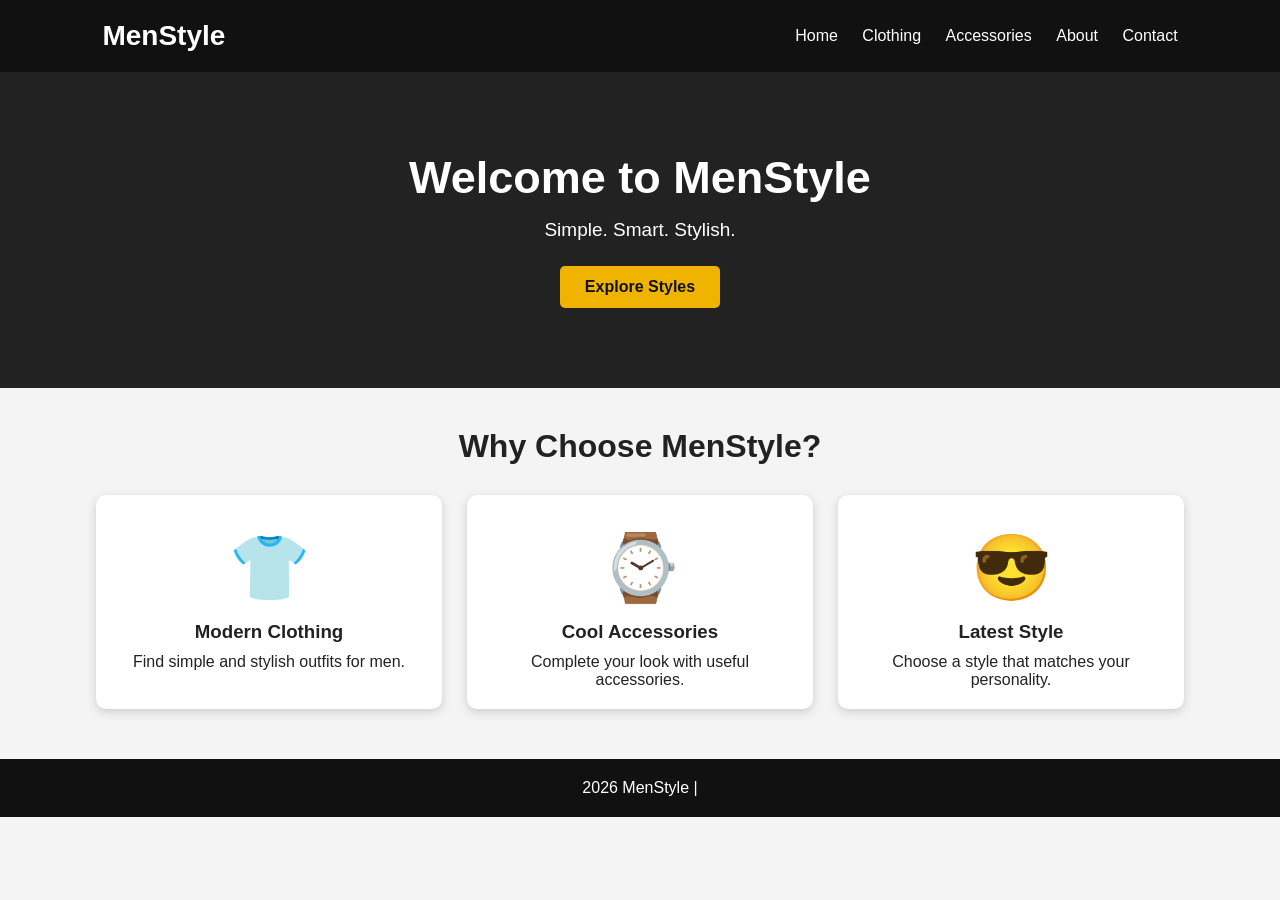
<file: index.html>
<!DOCTYPE html>
<html>
<head>
    <title>MenStyle - Home</title>
    <link rel="stylesheet" href="style.css">
</head>

<body>

<header>
    <div class="logo">MenStyle</div>

    <nav>
        <a href="index.html">Home</a>
        <a href="clothing.html">Clothing</a>
        <a href="accessories.html">Accessories</a>
        <a href="about.html">About</a>
        <a href="contact.html">Contact</a>
    </nav>
</header>

<section class="hero">
    <h1>Welcome to MenStyle</h1>
    <p>Simple. Smart. Stylish.</p>
    <a href="clothing.html" class="btn">Explore Styles</a>
</section>

<div class="container">

    <h2 class="title">Why Choose MenStyle?</h2>

    <div class="products">

        <div class="card">
            <div class="icon">👕</div>
            <h3>Modern Clothing</h3>
            <p>Find simple and stylish outfits for men.</p>
        </div>

        <div class="card">
            <div class="icon">⌚</div>
            <h3>Cool Accessories</h3>
            <p>Complete your look with useful accessories.</p>
        </div>

        <div class="card">
            <div class="icon">😎</div>
            <h3>Latest Style</h3>
            <p>Choose a style that matches your personality.</p>
        </div>

    </div>

</div>

<footer>
    <p> 2026 MenStyle | </p>
</footer>

</body>
</html>
</file>
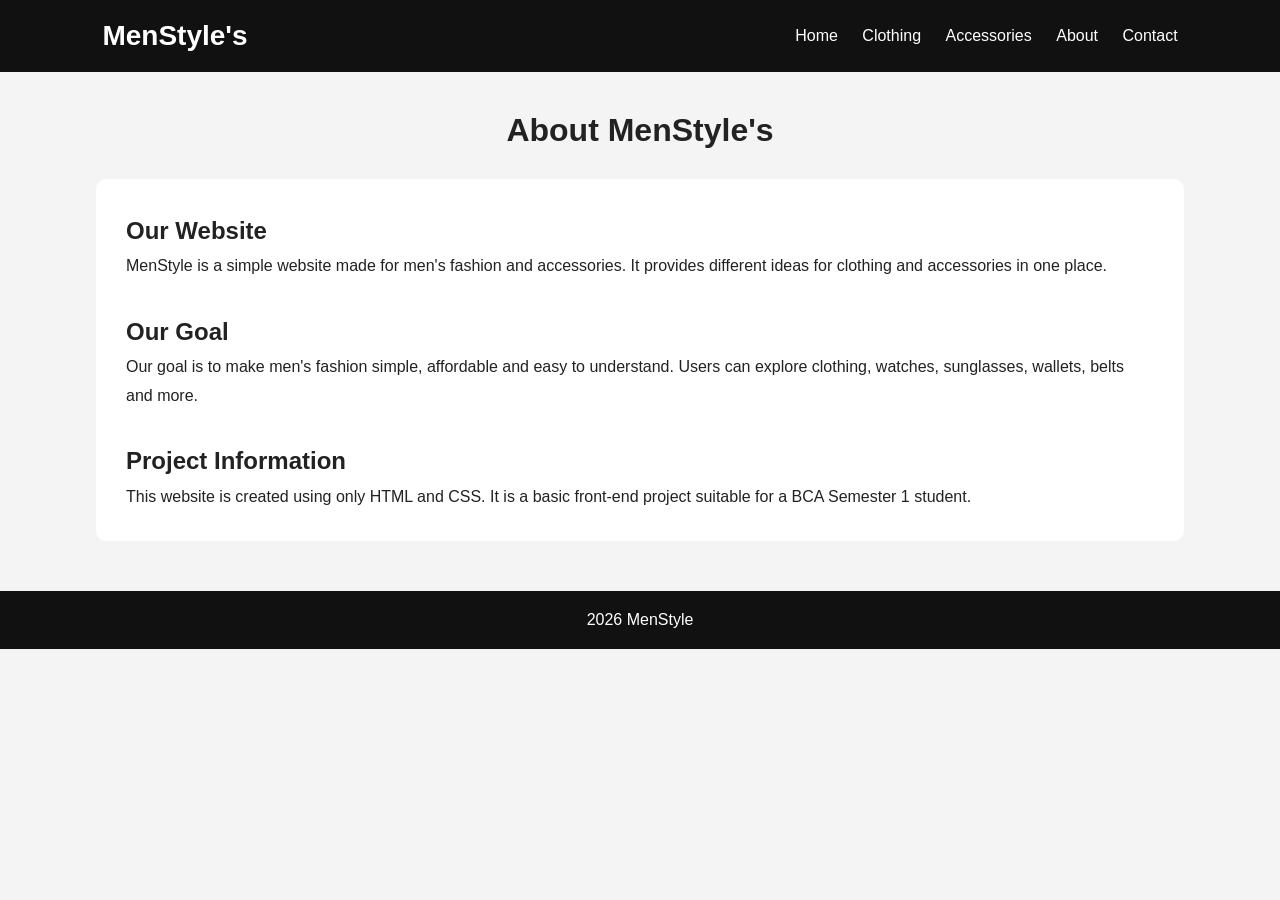
<file: About.html>
<!DOCTYPE html>
<html>
<head>
    <title>MenStyle - About</title>
    <link rel="stylesheet" href="style.css">
</head>

<body>

<header>
    <div class="logo">MenStyle's</div>

    <nav>
        <a href="index.html">Home</a>
        <a href="clothing.html">Clothing</a>
        <a href="accessories.html">Accessories</a>
        <a href="about.html">About</a>
        <a href="contact.html">Contact</a>
    </nav>
</header>

<div class="container">

    <h1 class="title">About MenStyle's</h1>

    <div class="about">

        <h2>Our Website</h2>

        <p>
            MenStyle is a simple website made for men's fashion
            and accessories. It provides different ideas for
            clothing and accessories in one place.
        </p>

        <br>

        <h2>Our Goal</h2>

        <p>
            Our goal is to make men's fashion simple, affordable
            and easy to understand. Users can explore clothing,
            watches, sunglasses, wallets, belts and more.
        </p>

        <br>

        <h2>Project Information</h2>

        <p>
            This website is created using only HTML and CSS.
            It is a basic front-end project suitable for a
            BCA Semester 1 student.
        </p>

    </div>

</div>

<footer>
    <p> 2026 MenStyle </p>
</footer>

</body>
</html>
</file>
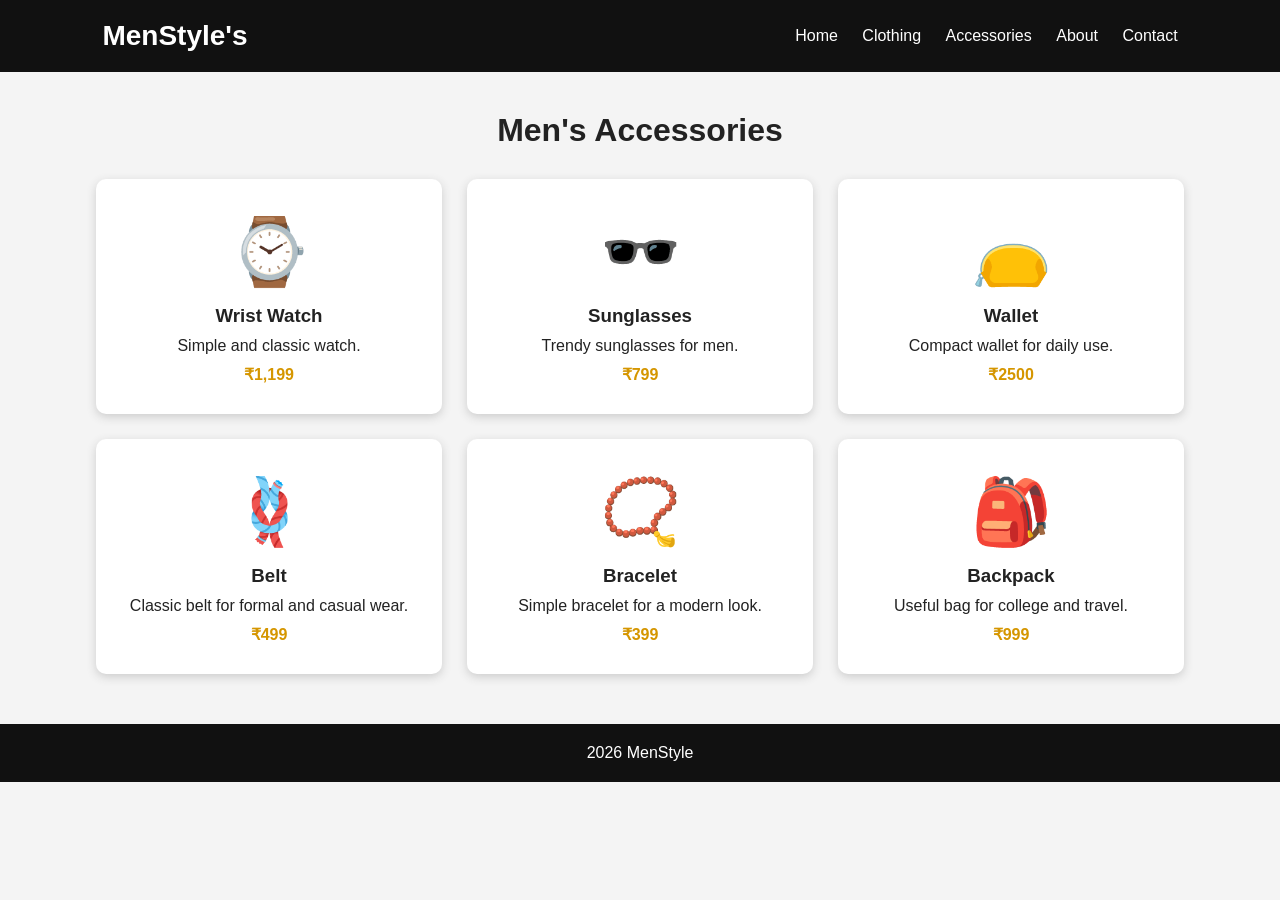
<file: Accessories.html>
<!DOCTYPE html>
<html>
<head>
    <title>MenStyle's - Accessories</title>
    <link rel="stylesheet" href="style.css">
</head>

<body>

<header>
    <div class="logo">MenStyle's</div>

    <nav>
        <a href="index.html">Home</a>
        <a href="clothing.html">Clothing</a>
        <a href="accessories.html">Accessories</a>
        <a href="about.html">About</a>
        <a href="contact.html">Contact</a>
    </nav>
</header>

<div class="container">

    <h1 class="title">Men's Accessories</h1>

    <div class="products">

        <div class="card">
            <div class="icon">⌚</div>
            <h3>Wrist Watch</h3>
            <p>Simple and classic watch.</p>
            <div class="price">₹1,199</div>
        </div>

        <div class="card">
            <div class="icon">🕶️</div>
            <h3>Sunglasses</h3>
            <p>Trendy sunglasses for men.</p>
            <div class="price">₹799</div>
        </div>

        <div class="card">
            <div class="icon">👝</div>
            <h3>Wallet</h3>
            <p>Compact wallet for daily use.</p>
            <div class="price">₹2500</div>
        </div>

        <div class="card">
            <div class="icon">🪢</div>
            <h3>Belt</h3>
            <p>Classic belt for formal and casual wear.</p>
            <div class="price">₹499</div>
        </div>

        <div class="card">
            <div class="icon">📿</div>
            <h3>Bracelet</h3>
            <p>Simple bracelet for a modern look.</p>
            <div class="price">₹399</div>
        </div>

        <div class="card">
            <div class="icon">🎒</div>
            <h3>Backpack</h3>
            <p>Useful bag for college and travel.</p>
            <div class="price">₹999</div>
        </div>

    </div>

</div>

<footer>
    <p> 2026 MenStyle</p>
</footer>

</body>
</html>
</file>
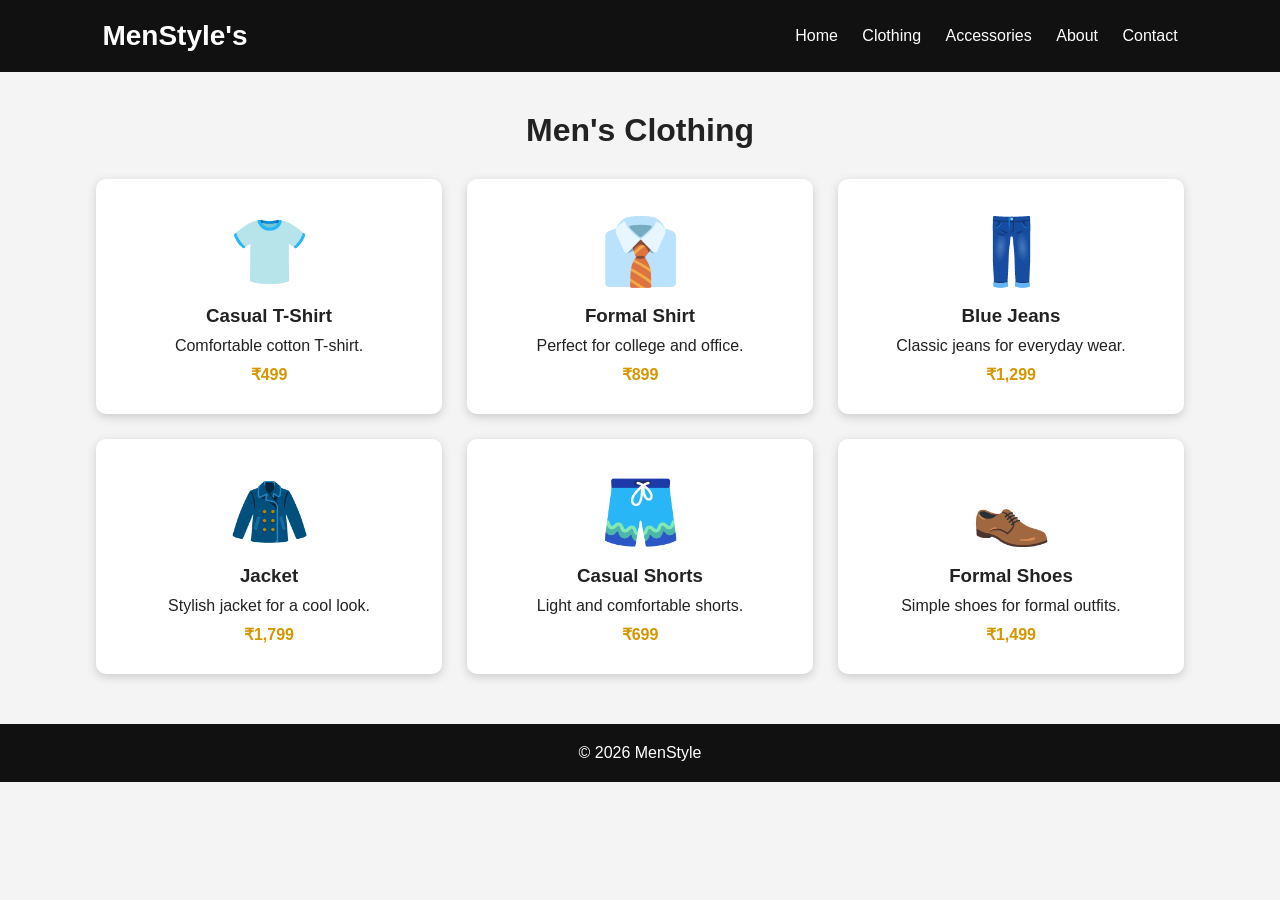
<file: clothing.html>
<!DOCTYPE html>
<html>
<head>
    <title>MenStyle's- Clothing</title>
    <link rel="stylesheet" href="style.css">
</head>

<body>

<header>
    <div class="logo">MenStyle's</div>

    <nav>
        <a href="index.html">Home</a>
        <a href="clothing.html">Clothing</a>
        <a href="accessories.html">Accessories</a>
        <a href="about.html">About</a>
        <a href="contact.html">Contact</a>
    </nav>
</header>

<div class="container">

    <h1 class="title">Men's Clothing</h1>

    <div class="products">

        <div class="card">
            <div class="icon">👕</div>
            <h3>Casual T-Shirt</h3>
            <p>Comfortable cotton T-shirt.</p>
            <div class="price">₹499</div>
        </div>

        <div class="card">
            <div class="icon">👔</div>
            <h3>Formal Shirt</h3>
            <p>Perfect for college and office.</p>
            <div class="price">₹899</div>
        </div>

        <div class="card">
            <div class="icon">👖</div>
            <h3>Blue Jeans</h3>
            <p>Classic jeans for everyday wear.</p>
            <div class="price">₹1,299</div>
        </div>

        <div class="card">
            <div class="icon">🧥</div>
            <h3>Jacket</h3>
            <p>Stylish jacket for a cool look.</p>
            <div class="price">₹1,799</div>
        </div>

        <div class="card">
            <div class="icon">🩳</div>
            <h3>Casual Shorts</h3>
            <p>Light and comfortable shorts.</p>
            <div class="price">₹699</div>
        </div>

        <div class="card">
            <div class="icon">👞</div>
            <h3>Formal Shoes</h3>
            <p>Simple shoes for formal outfits.</p>
            <div class="price">₹1,499</div>
        </div>

    </div>

</div>

<footer>
    <p>© 2026 MenStyle</p>
</footer>

</body>
</html>
</file>
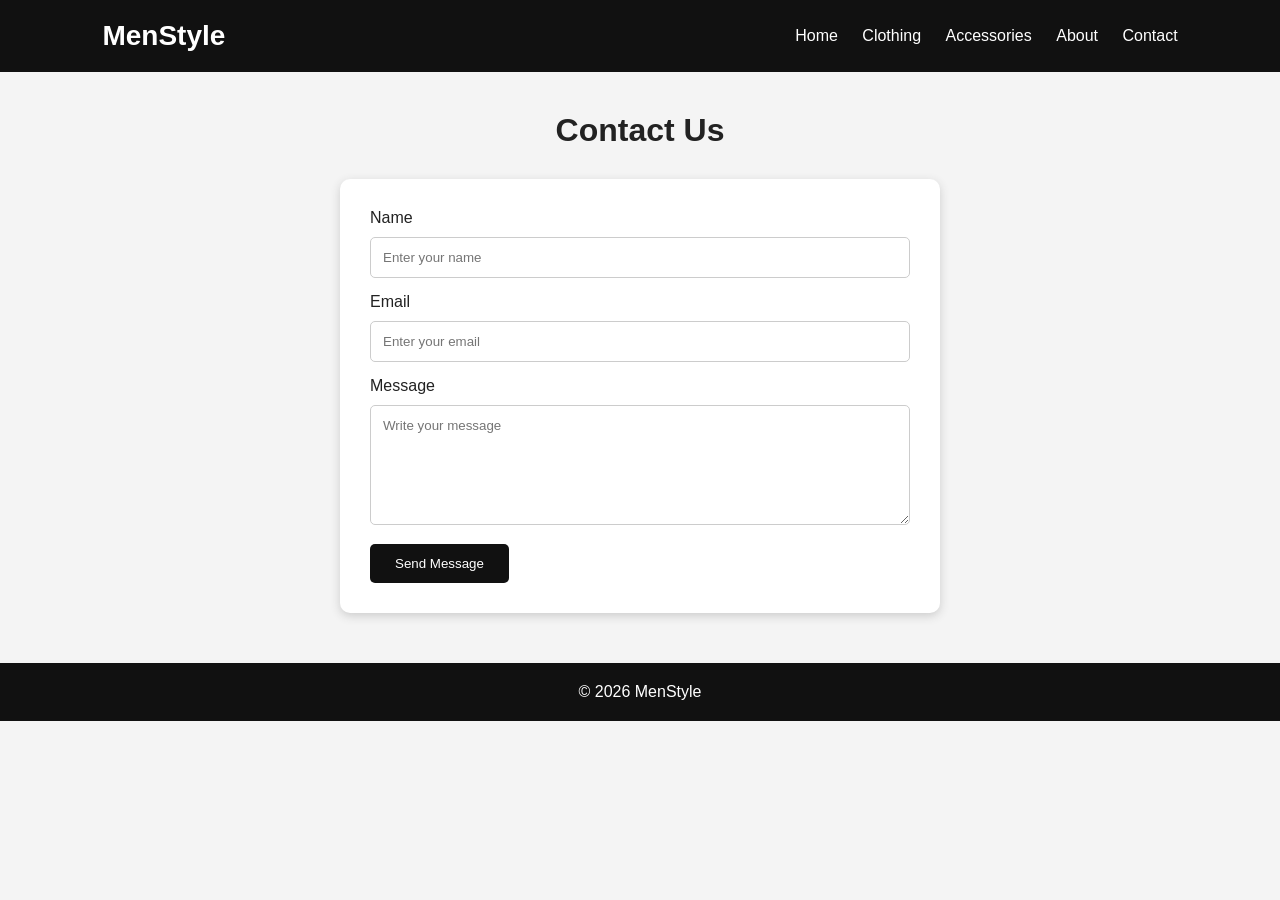
<file: contact.html>
<!DOCTYPE html>
<html>
<head>
    <title>MenStyle - Contact</title>
    <link rel="stylesheet" href="style.css">
</head>

<body>

<header>
    <div class="logo">MenStyle</div>

    <nav>
        <a href="index.html">Home</a>
        <a href="clothing.html">Clothing</a>
        <a href="accessories.html">Accessories</a>
        <a href="about.html">About</a>
        <a href="contact.html">Contact</a>
    </nav>
</header>

<div class="container">

    <h1 class="title">Contact Us</h1>

    <div class="contact-box">

        <form>

            <label>Name</label>
            <input type="text" placeholder="Enter your name" required>

            <label>Email</label>
            <input type="email" placeholder="Enter your email" required>

            <label>Message</label>
            <textarea placeholder="Write your message"></textarea>

            <button type="submit">Send Message</button>

        </form>

    </div>

</div>

<footer>
    <p>© 2026 MenStyle</p>
</footer>

</body>
</html>
</file>
<file: style.css>
* {
    margin: 0;
    padding: 0;
    box-sizing: border-box;
    font-family: Arial, sans-serif;
}

body {
    background-color: #f4f4f4;
    color: #222;
}



header {
    background-color: #111;
    color: white;
    padding: 20px 8%;
    display: flex;
    justify-content: space-between;
    align-items: center;
}

.logo {
    font-size: 28px;
    font-weight: bold;
}

nav a {
    color: white;
    text-decoration: none;
    margin-left: 20px;
    font-size: 16px;
}

nav a:hover {
    color: #f0b400;
}



.hero {
    text-align: center;
    padding: 80px 20px;
    background-color: #222;
    color: white;
}

.hero h1 {
    font-size: 45px;
    margin-bottom: 15px;
}

.hero p {
    font-size: 19px;
    margin-bottom: 25px;
}

.btn {
    display: inline-block;
    background-color: #f0b400;
    color: #111;
    padding: 12px 25px;
    text-decoration: none;
    border-radius: 5px;
    font-weight: bold;
}



.container {
    width: 85%;
    margin: 40px auto;
}

.title {
    text-align: center;
    margin-bottom: 30px;
    font-size: 32px;
}



.products {
    display: grid;
    grid-template-columns: repeat(3, 1fr);
    gap: 25px;
}

.card {
    background-color: white;
    padding: 20px;
    text-align: center;
    border-radius: 10px;
    box-shadow: 0 3px 10px #ccc;
}

.card .icon {
    font-size: 65px;
    margin: 15px;
}

.card h3 {
    margin: 10px;
}

.price {
    color: #d59600;
    font-weight: bold;
    margin: 10px;
}



.about {
    background-color: white;
    padding: 30px;
    border-radius: 10px;
    line-height: 1.8;
}



.contact-box {
    max-width: 600px;
    margin: auto;
    background-color: white;
    padding: 30px;
    border-radius: 10px;
    box-shadow: 0 3px 10px #ccc;
}

input,
textarea {
    width: 100%;
    padding: 12px;
    margin: 10px 0 15px;
    border: 1px solid #ccc;
    border-radius: 5px;
}

textarea {
    height: 120px;
}

button {
    background-color: #111;
    color: white;
    padding: 12px 25px;
    border: none;
    border-radius: 5px;
    cursor: pointer;
}



footer {
    background-color: #111;
    color: white;
    text-align: center;
    padding: 20px;
    margin-top: 50px;
}



@media (max-width: 700px) {

    header {
        flex-direction: column;
    }

    nav {
        margin-top: 15px;
    }

    nav a {
        margin: 5px;
    }

    .products {
        grid-template-columns: 1fr;
    }

    .hero h1 {
        font-size: 35px;
    }
}
.card {
    background-color: white;
    padding: 20px;
    text-align: center;
    border-radius: 10px;
    box-shadow: 0 3px 10px #ccc;
    transition: 0.3s;
}

.card:hover {
    transform: translateY(-10px);
    box-shadow: 0 8px 20px #999;
}
.card:hover .icon {
    transform: scale(1.1);
}

.card .icon {
    font-size: 65px;
    margin: 15px;
    transition: 0.3s;
}
</file>
